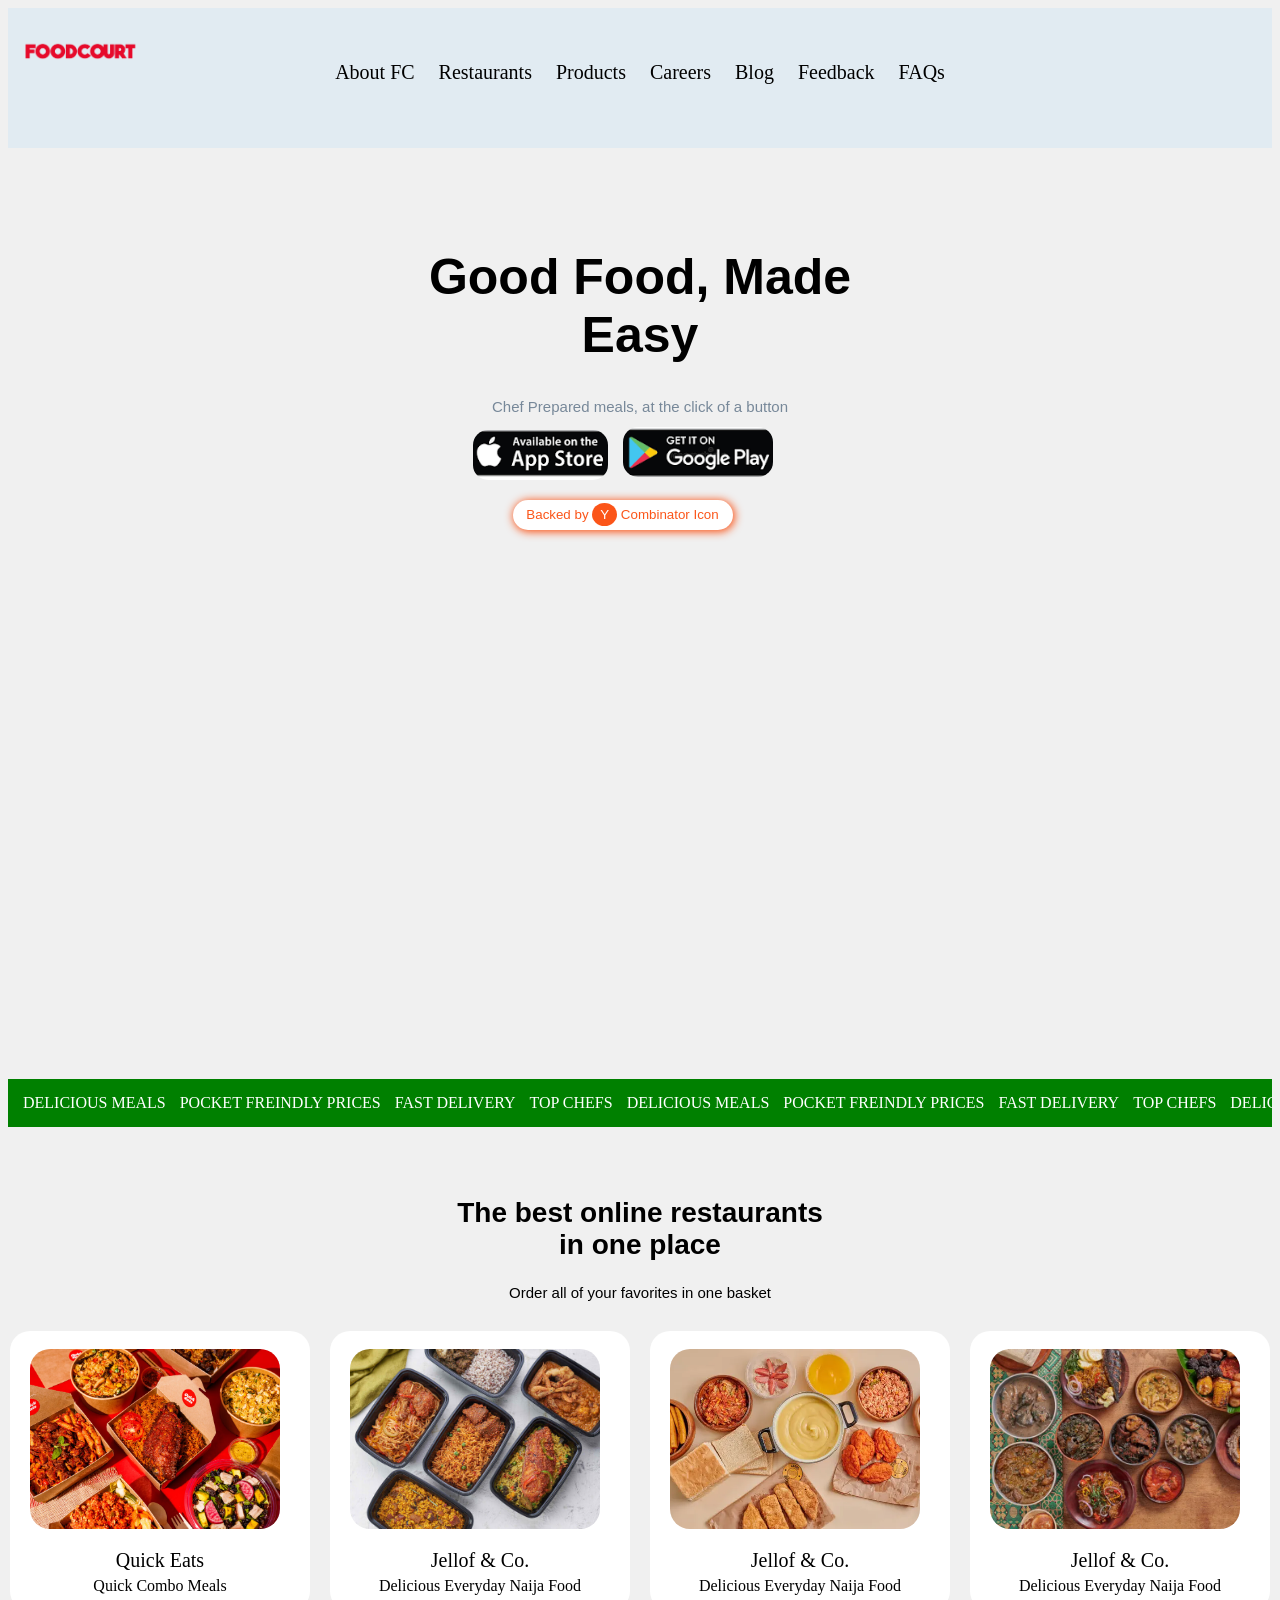
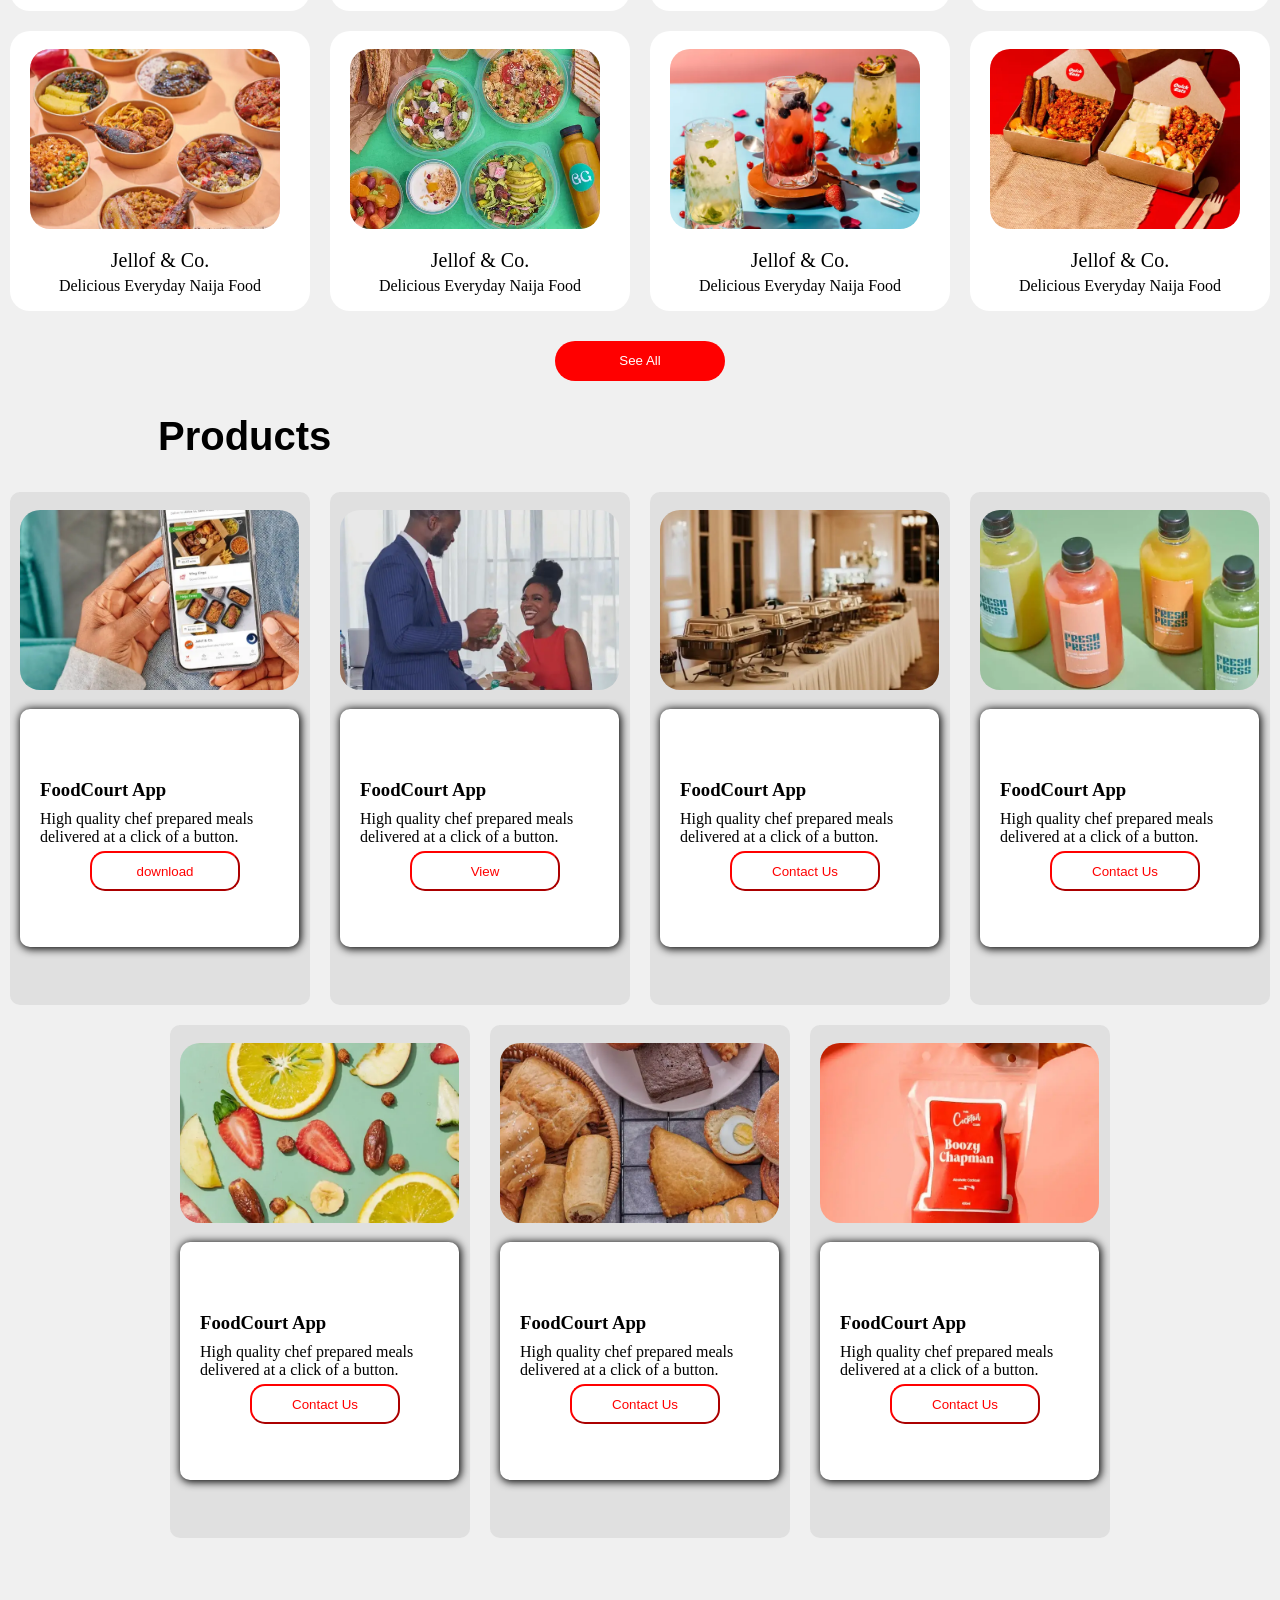
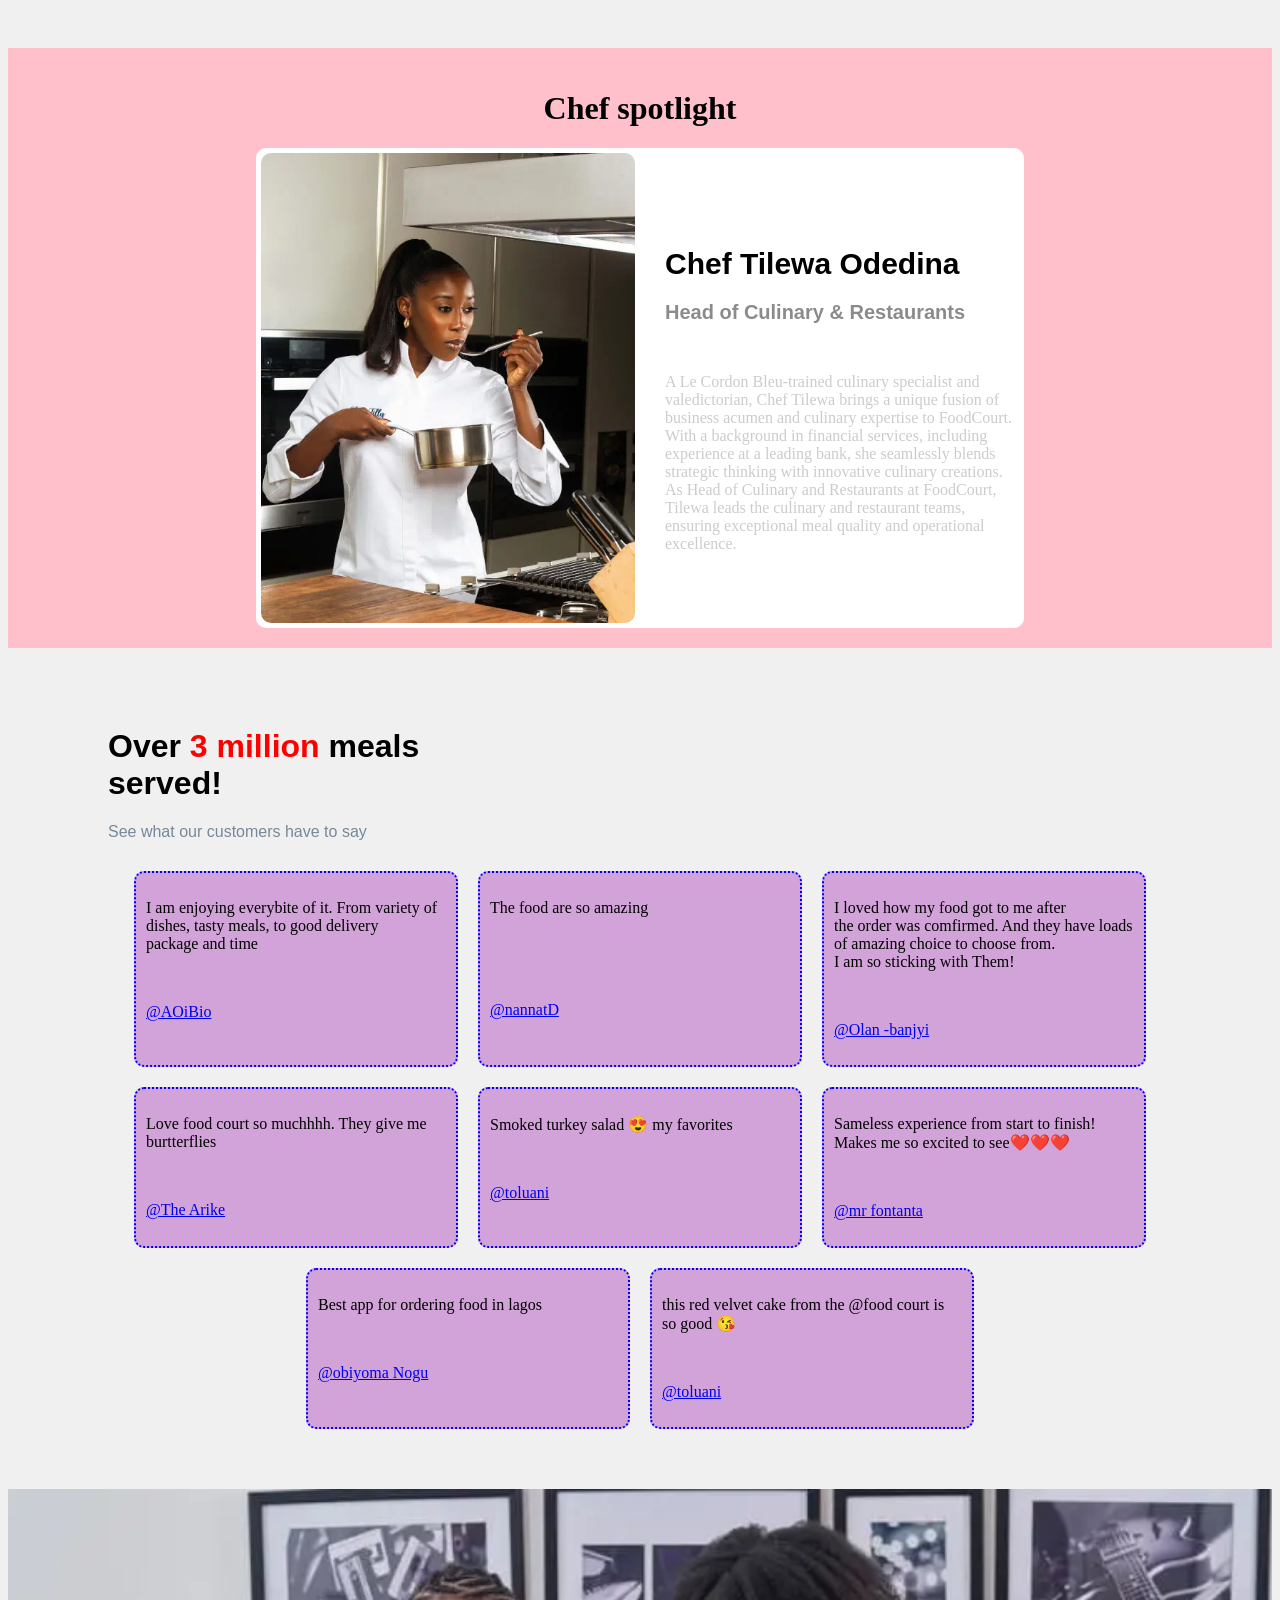
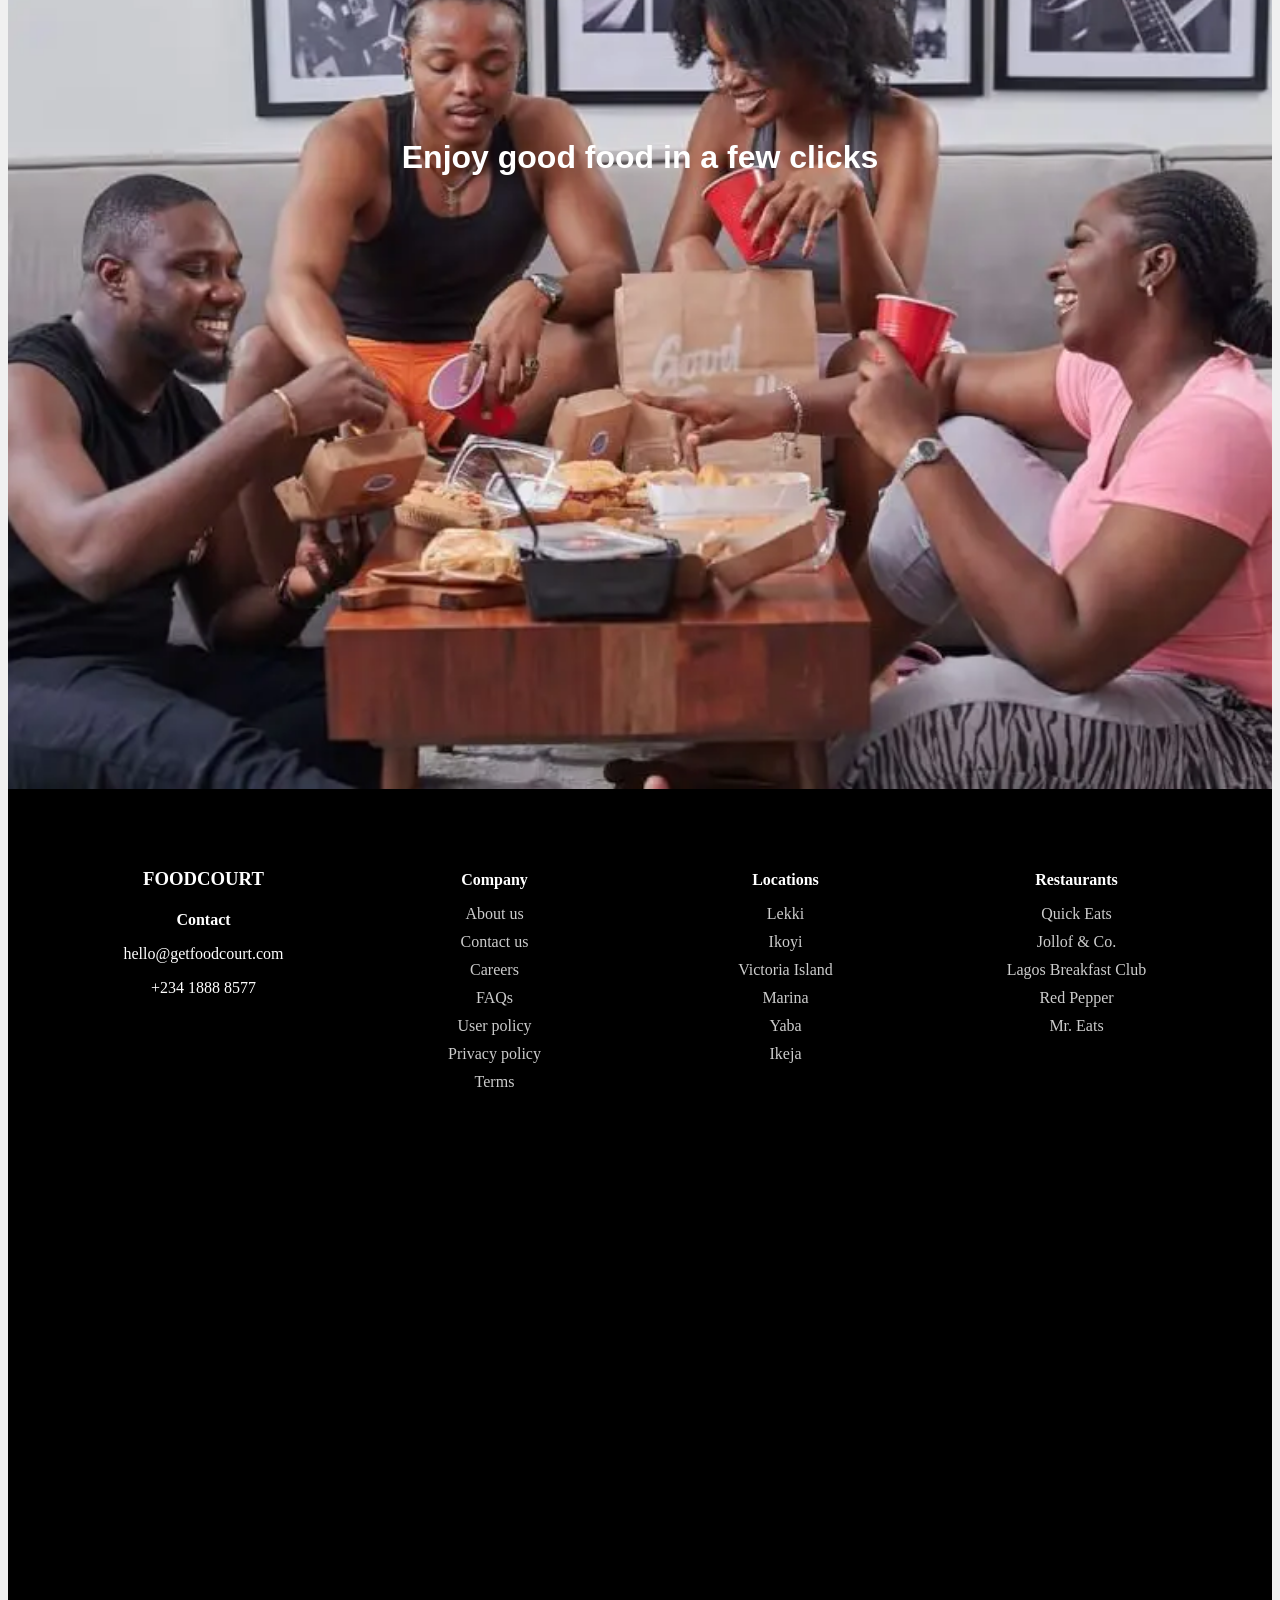
<file: index.html>
<!DOCTYPE html>
<html lang="en">
<head>
    <meta charset="UTF-8">
    <meta name="viewport" content="width=device-width, initial-scale=1.0">
    <title>FoodCourt</title>
    <link rel="stylesheet" href="style.css">
</head>
<body>
    <div class="headlines">
        <a href="index.html"><div class="logo"></div></a>
        <a href="about.html">About FC</a>
        <a href="restaurants">Restaurants</a>
        <a href="#c2" >Products</a>
        <a href="careers">Careers</a>
        <a href="blog">Blog</a>
        <a href="feedback">Feedback</a>
        <a href="faqs">FAQs</a>
        <a href="https://onelink.to/foodcourtapp"><div class="logo1"></div></a>
        <a href="https://onelink.to/foodcourtapp"><div class="logo2"></div></a>
    </div>
    <div class="food">
        <h1>Good Food, Made <br>Easy</h1>
        <p>Chef Prepared meals, at the click of a button</p>
    </div>
    <div class="appimage">
        <a href="https://onelink.to/foodcourtapp"><div class="apple"></div></a>
        <a href="https://onelink.to/foodcourtapp"><div class="android"></div></a>
    </div>
        <button class="Backeds">
                Backed by <span class="yusuf">Y</span> Combinator Icon
        </button>
        <div class="video">
            <video width="1000px" autoplay muted loop>
            <source src="video/video.mp4.mp4" type="video/mp4">
            </video>
        </div>
        <div class="moving-text">
            <a href="#">DELICIOUS MEALS</a>
            <a href="#">POCKET FREINDLY PRICES</a>
            <a href="#">FAST DELIVERY</a>
            <a href="#">TOP CHEFS</a>
            <a href="#">DELICIOUS MEALS</a>
            <a href="#">POCKET FREINDLY PRICES</a>
            <a href="#">FAST DELIVERY</a>
            <a href="#">TOP CHEFS</a>
            <a href="#">DELICIOUS MEALS</a>
            <a href="#">POCKET FREINDLY PRICES</a>
            <a href="#">FAST DELIVERY</a>
            <a href="#">TOP CHEFS</a>
        </div>

        <div class="best">
            <h2>The best  online restaurants <br> in one place</h2>
            <p>Order all of your favorites in one basket</p>
        </div>
        <div class="images-food">
            <div class="main-border">
                <br>
                <div class="image img1"></div>
                <p style="font-size: 20px;">Quick Eats</p>
                <p style="margin-top: -15px;" class="color">Quick Combo Meals</p>
            </div>
             <div class="main-border">
                <br>
                <div class="image img2"></div>
                <p style="font-size: 20px;">Jellof & Co.</p>
                <p style="margin-top: -15px;" class="color">Delicious Everyday Naija Food</p>
            </div>
            <div class="main-border">
                <br>
                <div class="image img3"></div>
                <p style="font-size: 20px;">Jellof & Co.</p>
                <p style="margin-top: -15px;" class="color">Delicious Everyday Naija Food</p>
            </div>
            <div class="main-border">
                <br>
                <div class="image img4"></div>
                <p style="font-size: 20px;">Jellof & Co.</p>
                <p style="margin-top: -15px;" class="color">Delicious Everyday Naija Food</p>
            </div>
            <div class="main-border">
                <br>
                <div class="image img5"></div>
                <p style="font-size: 20px;">Jellof & Co.</p>
                <p style="margin-top: -15px;" class="color">Delicious Everyday Naija Food</p>
            </div>
             <div class="main-border">
                <br>
                <div class="image img6"></div>
                <p style="font-size: 20px;">Jellof & Co.</p>
                <p style="margin-top: -15px;" class="color">Delicious Everyday Naija Food</p>
            </div>
             <div class="main-border">
                <br>
                <div class="image img7"></div>
                <p style="font-size: 20px;">Jellof & Co.</p>
                <p style="margin-top: -15px;" class="color">Delicious Everyday Naija Food</p>
            </div>
             <div class="main-border">
                <br>
                <div class="image img8"></div>
                <p style="font-size: 20px;">Jellof & Co.</p>
                <p style="margin-top: -15px;" class="color">Delicious Everyday Naija Food</p>
            </div>
        </div>
            <a href="#"><button class="button">See All</button></a>

            <h2 class="pro" id="c2">Products</h2>
        <div class="product">
            <div class="product-follow">
                <br>
                <div class="images img9"></div>
                <div class="product-text">
                    <h3 style="padding-top: 70px;">FoodCourt App</h3>
                    <p style="margin-top: -10px;">High quality chef prepared meals delivered at a click of a button.</p>
                    <button class="bnt">download</button>
                </div>
            </div>
                <div class="product-follow">
                    <br>
                    <div class="images img10"></div>
                    <div class="product-text">
                        <h3 style="padding-top: 70px;">FoodCourt App</h3>
                        <p style="margin-top: -10px;">High quality chef prepared meals delivered at a click of a button.</p>
                        <button class="bnt">View</button>
                    </div>
             </div>
                    <div class="product-follow">
                        <br>
                        <div class="images img11"></div>
                        <div class="product-text">
                            <h3 style="padding-top: 70px;">FoodCourt App</h3>
                            <p style="margin-top: -10px;">High quality chef prepared meals delivered at a click of a button.</p>
                            <button class="bnt">Contact Us</button>
                        </div>
                    </div>
                        <div class="product-follow">
                            <br>
                        <div class="images img12"></div>
                        <div class="product-text">
                            <h3 style="padding-top: 70px;">FoodCourt App</h3>
                            <p style="margin-top: -10px;">High quality chef prepared meals delivered at a click of a button.</p>
                            <button class="bnt">Contact Us</button>
                        </div>
                    </div>
                        <div class="product-follow">
                            <br>
                        <div class="images img13"></div>
                        <div class="product-text">
                            <h3 style="padding-top: 70px;">FoodCourt App</h3>
                            <p style="margin-top: -10px;">High quality chef prepared meals delivered at a click of a button.</p>
                            <button class="bnt">Contact Us</button>
                        </div>
                    </div>
                        <div class="product-follow">
                            <br>
                        <div class="images img14"></div>
                        <div class="product-text">
                            <h3 style="padding-top: 70px;">FoodCourt App</h3>
                            <p style="margin-top: -10px;">High quality chef prepared meals delivered at a click of a button.</p>
                            <button class="bnt">Contact Us</button>
                        </div>
                    </div>
                        <div class="product-follow">
                            <br>
                        <div class="images img15"></div>
                        <div class="product-text">
                            <h3 style="padding-top: 70px;">FoodCourt App</h3>
                            <p style="margin-top: -10px;">High quality chef prepared meals delivered at a click of a button.</p>
                            <button class="bnt">Contact Us</button>
                        </div>
                    </div>
                </div>
                        <div class="undown-container">
            <!-- <div class="und"></div> -->
            <h1 class="ches">Chef spotlight</h1>
            <div class="images11">
                <div id="rigmain">
                    <div class="picss">
                    </div>
                    <div class="inbox7">
                        <h4 class="chef7">Chef Tilewa Odedina</h4>
                        <h5 class="Head">Head of Culinary & Restaurants</h5>
                        <p class="Cordon">A Le Cordon Bleu-trained culinary specialist and valedictorian, Chef Tilewa brings a unique fusion of business acumen and culinary expertise to FoodCourt. With a background in financial services, including experience at a leading bank, she seamlessly blends strategic thinking with innovative culinary creations. As Head of Culinary and Restaurants at FoodCourt, Tilewa leads the culinary and restaurant teams, ensuring exceptional meal quality and operational excellence.</p>
                    </div>
                </div>
                
            </div>
        </div>
        <div class="comment">
            <div class="review">
                <h1>Over <span>3 million</span> meals<br>served!</h1>
                <p style="color: lightslategray;">See what our customers have to say</p>
            </div>
        </div>
        <div class="comment-customers">
            <div class="comment-border">
                <p>I am enjoying everybite of it. From variety of <br>dishes, tasty meals, to good delivery <br>package and time</p>
                <p class="name"><a href="#">@AOiBio</a></p>
            </div>
                <div class="comment-border">
                    <p>The food are so amazing</p>
                    <br>
                    <p class="name"><a href="#">@nannatD</a></p>
            </div>
            <div class="comment-border">
                <p>I loved how my food got to me after <br>the order was comfirmed. And they have loads <br>of amazing choice to choose from. <br>I am so sticking with Them!</p>
                <p class="name"><a href="#">@Olan -banjyi</a></p>
            </div>
            <div class="comment-border">
                <p>Love food court so muchhhh. They give me burtterflies</p>
                <p class="name"><a href="#">@The Arike</a></p>
            </div>
            <div class="comment-border">
                <p>Smoked turkey salad 😍 my favorites</p>
                <p class="name"><a href="#">@toluani</a></p>
            </div>
            <div class="comment-border">
                <p>Sameless experience from start to finish! <br>Makes me so excited to see❤️❤️❤️</p>
                <p class="name"><a href="#">@mr fontanta</a></p>
            </div>
            <div class="comment-border">
                <p>Best app for ordering food in lagos</p>
                <p class="name"><a href="#">@obiyoma Nogu</a></p>
            </div>
            <div class="comment-border">
                <p>this red velvet cake from the @food court is so good 😘</p>
                <p class="name"><a href="#">@toluani</a></p>
            </div>
        </div>
        <div class="background-image">
            <h1>Enjoy good food in a few clicks</h1>
        </div>
        <footer class="footer">

  <div class="footer-container">

    <div class="footer-box">
      <h3>FOODCOURT</h3>
      <h4>Contact</h4>
      <p>hello@getfoodcourt.com</p>
      <p>+234 1888 8577</p>
    </div>

    <div class="footer-box">
      <h4>Company</h4>
      <ul>
        <li>About us</li>
        <li>Contact us</li>
        <li>Careers</li>
        <li>FAQs</li>
        <li>User policy</li>
        <li>Privacy policy</li>
        <li>Terms</li>
      </ul>
    </div>

    <div class="footer-box">
      <h4>Locations</h4>
      <ul>
        <li>Lekki</li>
        <li>Ikoyi</li>
        <li>Victoria Island</li>
        <li>Marina</li>
        <li>Yaba</li>
        <li>Ikeja</li>
      </ul>
    </div>

    <div class="footer-box">
      <h4>Restaurants</h4>
      <ul>
        <li>Quick Eats</li>
        <li>Jollof & Co.</li>
        <li>Lagos Breakfast Club</li>
        <li>Red Pepper</li>
        <li>Mr. Eats</li>
      </ul>
    </div>
</div>
</footer>


</body>
</html>
</file>
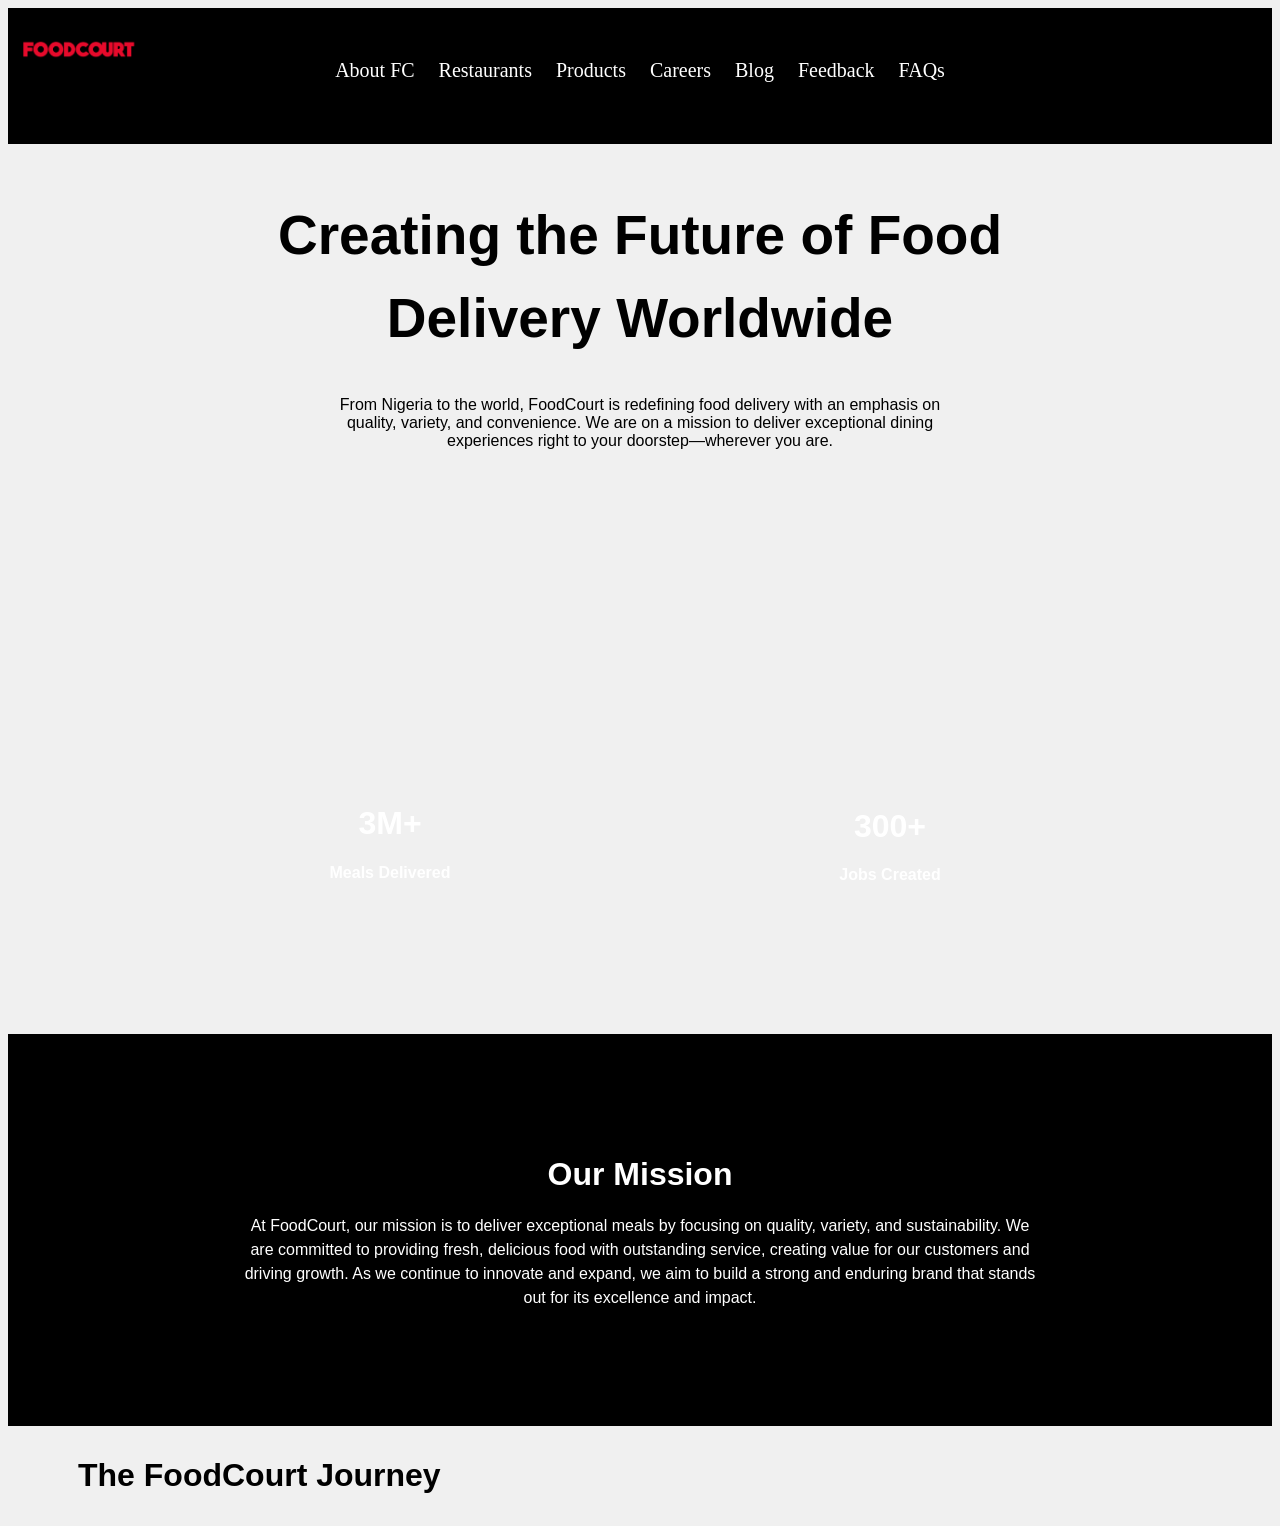
<file: about.html>
<!DOCTYPE html>
<html lang="en">
<head>
    <meta charset="UTF-8">
    <meta name="viewport" content="width=device-width, initial-scale=1.0">
    <title>Document</title>
    <link rel="stylesheet" href="style.css">
</head>
<body>
        <div class="headlines-about">
        <a href="index.html"><div class="logo"></div></a>
        <a href="about.html">About FC</a>
        <a href="restaurants">Restaurants</a>
        <a href="products">Products</a>
        <a href="careers">Careers</a>
        <a href="blog">Blog</a>
        <a href="feedback">Feedback</a>
        <a href="faqs">FAQs</a>
        <a href="#"><div class="logo1"></div></a>
        <a href="#"><div class="logo2"></div></a>
    </div>    
    <div class="write-up">
        <h1>Creating the Future of Food <br>Delivery Worldwide</h1>
        <p>From Nigeria to the world, FoodCourt is redefining food delivery with an emphasis on <br>quality, variety, and convenience. We are on a mission to deliver exceptional dining <br>experiences right to your doorstep—wherever you are.</p>
    </div>
    <div class="background-video">
            <video width="1000px" autoplay muted loop>
            <source src="video/6a8ac109-545f-4936-a979-9c9ff0192f42_People_4.mp4" type="video/mp4">
        </video>
        <div class="video-text">
            <h1 class="h1-text">3M+</h1>
            <p class="h1-text">Meals Delivered</p>
            <h1 class="h11-text" style="margin-top: -90px;">300+</h1>
            <p class="h11-text">Jobs Created</p>
        </div>
    </div> 
    <div class="mission">
        <h1>Our Mission</h1>
        <p>At FoodCourt, our mission is to deliver exceptional meals by focusing on quality, variety, and sustainability. We <br>are committed to providing fresh, delicious food with outstanding service, creating value for our customers and <br>driving growth. As we continue to innovate and expand, we aim to build a strong and enduring brand that stands <br>out for its excellence and impact.</p>
    </div>
    <h1 class="journey">The FoodCourt Journey</h1>
    <div class="the-about-image">
        
    </div>
</body>
</html>
</file>
<file: style.css>
body{
    text-align: center;
    justify-content: center;
    align-items: center;
    background-color: #f0f0f0;
}

.logo{
    width: 10%;
    height: 20px;
    background: url("image/logo.png")center/cover;
    /* background-image: url('image/logo.png');
    background-position: center;
    background-size: cover; */
}

.headlines{
    background-color: rgba(135, 206, 250, 0.144);
    padding: 10px;
}
.headlines a{
    text-decoration: none;
    color: black;
    padding: 10px;
    font-size: 20px;
}
.logo1{
    width: 2.7%;
    height: 6vh;
    border-radius: 15px;
    background: url("image/download1.png")center/cover;
    /* background-image: url('image/logo.png');
    background-position: center;
    background-size: cover; */
}
.logo1{
    margin-left: 1350px;
    margin-top: -35px;
}
.logo2{
    width: 2.7%;
    height: 6vh;
    border-radius: 15px;
    background: url("image/download-2.jpg")center/cover;
    /* background-image: url('image/logo.png');
    background-position: center;
    background-size: cover; */
}
.logo2{
    margin-left: 1400px;
    margin-top: -65px;
}
.food{
    margin-top: 100px;
}
.food h1{
    font-size: 50px;
    font-weight: bold;
    font-family: Verdana, Geneva, Tahoma, sans-serif;
}
.food p{
    font-size: 15px;
    font-family: Verdana, Geneva, Tahoma, sans-serif;
    color: lightslategrey;
}
.appimage{
    justify-content: center;
    align-items: center;
    display: flex;
    gap: 15px;
}
.apple{
    height: 50px;
    width: 135px;
    background: url("image/images.png")center/cover;
    border-radius: 15px;
    margin-left: -35px;
}
.android{
    height: 50px;
    width: 150px;
    background: url("image/images2.png")center/cover;
    border-radius: 15px;
    margin-top: -5px;
}
.Backeds{
    height: 30px;
    width: 220px;
    border-radius: 50px;
    margin-top: 20px;
    border: none;
    margin-left: -35px;
    box-shadow: 1px 1px 8px 1px;
    background: #fff;
    color: rgb(251, 85, 25);
}
.yusuf{
    height: 30px;
    width: 220px;
    border-radius: 70%;
    padding-top: 4px;
    padding-bottom: 4px;
    padding-left: 8px;
    padding-right: 8px;
    color: #fff;
    background: rgb(251, 85, 25);
}
.video video{
    border-radius: 10px;
    margin-top: 50px;
}
.moving-text {
    background-color: green;
    padding: 10px;
    margin-top: -5px;
    overflow: hidden;        /* Important */
    white-space: nowrap;     /* Important */
}

.moving-text a {
    display: inline-block;   /* Important */
    padding: 5px;
    text-decoration: none;
    color: white;
    gap: 10px;
    animation: scroll-left 10s linear infinite;
    cursor: default;
}
@keyframes scroll-left {
    from {
        transform: translateX(100%);
    }
    to {
        transform: translateX(-100%);
    }
}
.best{
    margin-top: 70px;
}
.best h2{
    font-family: Verdana, Geneva, Tahoma, sans-serif;
    font-weight: bold;
    font-size: 28px;
}
.best p{
    font-family: Verdana, Geneva, Tahoma, sans-serif;
    font-size: 15px;
}
.images-food{
    margin-top: 30px;
    display: inline-block; 
    display: flex;
    gap: 20px;
    justify-content: center; 
    flex-wrap: wrap; 
}
.main-border{
    background-color: white;
    width: 300px;
    border-radius: 20px;
}
.image {
  height: 180px;
  width: 250px;
  background-size: cover;
  background-position: center;
  margin-left: 20px;
  border-radius: 20px;
}
.img1 { background-image: url("image/image\ 01.jpeg"); }
.img2 { background-image: url("image/image\ 02.jpeg")}
.img3 { background-image: url("image/image3.webp"); }
.img4 { background-image: url("image/image4.webp"); }
.img5 { background-image: url("image/image5.webp"); }
.img6 { background-image: url("image/image6.webp"); }
.img7 { background-image: url("image/image7.webp"); }
.img8 { background-image: url("image/image8.webp"); }

.button{
    border: none;
    margin-top: 30px;
    padding: 5px;
    background-color: red;
    border-radius: 20px;
    height: 40px;
    width: 170px;
    color: white;
    cursor: pointer;
}
.pro{
    text-align: left;
    margin-left: 150px;
    font-size: 40px;
    font-family: Verdana, Geneva, Tahoma, sans-serif;
}
.product{
    margin-top: 30px;
    display: inline-block; 
    display: flex;
    gap: 20px;
    justify-content: center; 
    flex-wrap: wrap; 
}
.product-follow{
    background-color: rgba(140, 140, 140, 0.166);
    width: 300px;
    height: 57vh;
    border-radius: 10px;
}
.product-text{
    background-color: white;
    width: 279px;
    height: 26.5vh;
    box-shadow: 1px 1px 8px 1px;
    margin-left: 10px;
    border-radius: 10px;
    text-align: left;
}
.product-text h3{
    margin-left: 20px;
}
.product-text p{
    margin-left: 20px;
}
.product-text button{
    justify-content: center;
    margin-left: 70px;
    padding: 5px;
    color: red;
    border-color: red;
    background-color:white;
    border-radius: 15px;
    height: 40px;
    margin-top: -30px;
    width: 150px;
}
.images {
  height: 180px;
  width: 279px;
  background-size: cover;
  background-position: center;
  margin-left: 10px;
  border-radius: 20px;
}
.img9 { background-image: url("image/image\ product.webp"); }
.img10 { background-image: url("image/product1.webp");}
.img11 { background-image: url("image/product2.webp");}
.img12 { background-image: url("image/product3.webp");}
.img13 { background-image: url("image/product5.webp");}
.img14 { background-image: url("image/product6.webp");}
.img15 { background-image: url("image/product7.webp");}
.undown-container{
    width: 100%;
    height: 100%;
    display: flex;
    flex-direction: column;
    margin-top: 110px;
    /* border: 1px solid gray; */
    height: fit-content;
    /* box-shadow: 1px 1px 8px 1px; */
    background-color: pink;
    padding-top: 20px;
    padding-bottom: 20px;
}
.ches{
    text-align: center;
}
.images11{
    width: 100%;
    /* border: 1px solid gray; */
    /* height: fit-content; */
    
    /* margin-left: 250px; */
    display: flex;
    align-items: center;
    justify-content: center;
}
#rigmain{
    width: 60%;
    background: #fff;
    display: flex;
    align-items: center;
    justify-content: center;
    gap: 10px;
    text-align: left;
    border-radius: 10px;
    padding: 5px;
}
.picss{
    width: 50%;
    height: 470px;
    background: url(image/image26.webp)center/cover;
    border-radius: 10px;
}
.inbox7{
    width: 50%;
    height:470px ;
    /* align-items: center; */
    display: flex;
    flex-direction: column;
    justify-content: center;
}
.chef7{
    font-weight: bold;
    font-size: 30px;
    font-family:  'Franklin Gothic Medium', 'Arial Narrow', Arial, sans-serif;
    padding-left: 20px;
}
.Head{
    font-weight: bold;
    padding-left: 20px;
    font-size: 20px;
    color: rgba(0, 0, 0, 0.455);
    font-family: 'Franklin Gothic Medium', 'Arial Narrow', Arial, sans-serif;
    margin-top: -20px;
}
.Cordon{
    padding-left: 20px;
    color: rgba(0, 0, 0, 0.205);
}
.comment{
    margin-top: 80px;
}
.review{
    text-align: left;
    margin-left: 100px;
    font-family: Verdana, Geneva, Tahoma, sans-serif;
}
.review span{
    color: red;
}
.comment-customers{
    margin-top: 30px;
    display: inline-block; 
    display: flex;
    gap: 20px;
    justify-content: center; 
    flex-wrap: wrap; 
}
.comment-border{
    background-color: rgba(160, 38, 176, 0.381);
    padding: 10px;
    text-align: left;
    border:   2px solid blue;
    width: 300px;
    border-radius: 10px;
    border-style: dotted;
}
.comment-customers :hover{
    background-color: rgb(112, 21, 21);
    color: white;
    width: 320px;
    box-shadow: 1px 1px 8px 1px;
    border-style: ridge;
}
.name{
 margin-top: 50px;
 color: brown;
}
.background-video{
    margin-top: 30px;
}
.background-video video{
    border-radius: 15px;
}
.background-image{
    background: url(image/imagelasts.webp)center/cover;
    width: 100%;
    height: 100vh;
    margin-top: 60px;
    text-align: center;
}
.background-image h1{
    color: white;
    padding-top: 250px;
    font-family: Verdana, Geneva, Tahoma, sans-serif;
}
.footer{
    background:black;
    color:white;
    padding:60px 80px;
    height: 100vh;
}

.footer-container{
    display:grid;
    grid-template-columns: repeat(4,1fr);
    gap:60px;
}

.footer-box h3{
    margin-bottom:20px;
}

.footer-box h4{
    margin-bottom:15px;
}

.footer-box ul{
    list-style:none;
    padding:0;
}

.footer-box ul li{
    margin-bottom:10px;
    color:#ccc;
    cursor:pointer;
}

.footer-box ul li:hover{
    color:white;
}

/*about*/
.headlines-about{
    background-color: black;
    padding: 8px;
}
.headlines-about a{
    text-decoration: none;
    color: white;
    padding: 10px;
    font-size: 20px;
}
.write-up{
    text-align: center;
    margin-top: 50px;
    font-family: Verdana, Geneva, Tahoma, sans-serif;
}
.write-up h1{
    font-size: 55px;
    font-weight: bold;
    line-height: 1.5;
    font-weight: bold;
}
.video-text{
    margin-top: -200px;
    color: white;
    font-weight: bolder;
    font-family: Verdana, Geneva, Tahoma, sans-serif;
}
.h1-text{
    margin-left: -500px;
}
.h11-text{
    margin-left: 500px;
}
.mission{
    background-color: black;
    color: white;
    text-align: center;
    margin-top: 150px;
    padding: 100px;
}
.mission h1{
    font-family: Verdana, Geneva, Tahoma, sans-serif;
}
.mission p{
    line-height: 1.5;
    font-family: Verdana, Geneva, Tahoma, sans-serif;
}
.journey{
    text-align: left;
    font-weight: bold;
    font-family: Verdana, Geneva, Tahoma, sans-serif;
    margin-left: 60px;
    padding: 10px;
}
</file>
